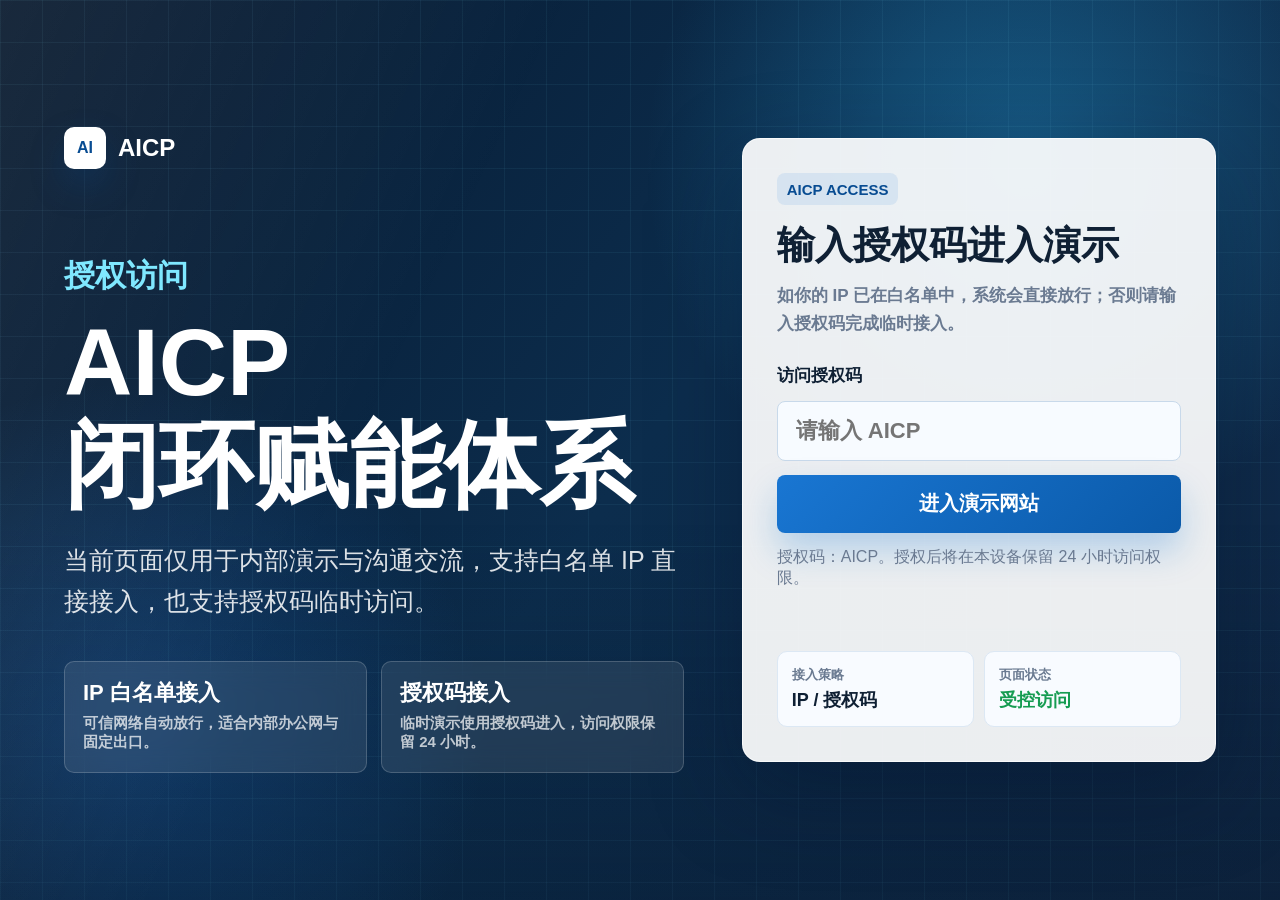
<file: website/auth.html>
<!doctype html>
<html lang="zh-CN">
  <head>
    <meta charset="UTF-8" />
    <meta name="viewport" content="width=device-width, initial-scale=1.0" />
    <title>AICP 授权访问</title>
    <meta name="robots" content="noindex,nofollow" />
    <style>
      :root {
        color-scheme: light;
        --ink: #0f2034;
        --muted: #6a7a91;
        --line: rgba(140, 198, 255, 0.24);
        --blue: #1976d2;
        --blue-deep: #084c92;
        --cyan: #7fe8ff;
        --green: #43d17d;
        --panel: rgba(255, 255, 255, 0.92);
        --shadow: 0 30px 90px rgba(3, 19, 42, 0.34);
      }

      * {
        box-sizing: border-box;
      }

      body {
        margin: 0;
        min-height: 100vh;
        font-family:
          Inter, "PingFang SC", "Microsoft YaHei", "Helvetica Neue", Arial, sans-serif;
        color: var(--ink);
        background:
          linear-gradient(rgba(127, 232, 255, 0.06) 1px, transparent 1px),
          linear-gradient(90deg, rgba(127, 232, 255, 0.06) 1px, transparent 1px),
          radial-gradient(circle at 80% 18%, rgba(40, 171, 232, 0.36), transparent 30%),
          radial-gradient(circle at 10% 82%, rgba(39, 122, 216, 0.32), transparent 26%),
          linear-gradient(125deg, #06172c 0%, #0c2d4d 50%, #102846 100%),
          #102846;
        background-size:
          42px 42px,
          42px 42px,
          auto,
          auto,
          auto;
        overflow-x: hidden;
      }

      body::before {
        position: fixed;
        inset: 0;
        pointer-events: none;
        content: "";
        background:
          linear-gradient(115deg, rgba(255, 255, 255, 0.08), transparent 34%),
          linear-gradient(0deg, rgba(3, 15, 30, 0.26), transparent 42%);
      }

      main {
        display: grid;
        min-height: 100vh;
        grid-template-columns: minmax(0, 1.02fr) minmax(360px, 0.78fr);
        align-items: center;
        gap: clamp(26px, 4.5vw, 72px);
        padding: clamp(24px, 5vw, 72px);
        position: relative;
        z-index: 1;
      }

      .hero-copy {
        color: #fff;
      }

      .brand {
        display: inline-flex;
        align-items: center;
        gap: 12px;
        margin-bottom: clamp(44px, 7vw, 86px);
        font-size: 24px;
        font-weight: 900;
      }

      .brand-mark {
        display: inline-grid;
        width: 42px;
        height: 42px;
        place-items: center;
        border-radius: 10px;
        color: var(--blue-deep);
        background: #fff;
        font-size: 16px;
        box-shadow: 0 16px 34px rgba(10, 72, 136, 0.28);
      }

      .eyebrow {
        margin: 0 0 14px;
        color: var(--cyan);
        font-size: clamp(22px, 2.4vw, 32px);
        font-weight: 900;
      }

      h1 {
        margin: 0;
        max-width: 720px;
        color: #fff;
        font-size: clamp(52px, 7.4vw, 104px);
        line-height: 1.08;
        letter-spacing: 0;
      }

      h1 span {
        display: block;
      }

      .copy {
        max-width: 680px;
        margin: 24px 0 0;
        color: rgba(255, 255, 255, 0.86);
        font-size: clamp(19px, 2vw, 25px);
        line-height: 1.65;
      }

      .access-list {
        display: grid;
        grid-template-columns: repeat(2, minmax(0, 1fr));
        gap: 14px;
        max-width: 700px;
        margin-top: 38px;
      }

      .access-item {
        min-height: 112px;
        padding: 18px;
        border: 1px solid rgba(255, 255, 255, 0.18);
        border-radius: 10px;
        color: #fff;
        background: rgba(255, 255, 255, 0.09);
        backdrop-filter: blur(14px);
      }

      .access-item strong {
        display: block;
        margin-bottom: 8px;
        font-size: 22px;
        line-height: 1.2;
      }

      .access-item span {
        color: rgba(255, 255, 255, 0.72);
        font-size: 15px;
        font-weight: 700;
      }

      .auth-card {
        width: min(520px, 100%);
        justify-self: end;
        padding: clamp(22px, 3vw, 34px);
        border: 1px solid rgba(255, 255, 255, 0.72);
        border-radius: 18px;
        background: var(--panel);
        box-shadow: var(--shadow);
      }

      .card-label {
        display: inline-flex;
        align-items: center;
        min-height: 32px;
        padding: 4px 10px;
        border-radius: 8px;
        color: var(--blue-deep);
        background: rgba(25, 118, 210, 0.1);
        font-size: 15px;
        font-weight: 900;
      }

      .auth-card h2 {
        margin: 18px 0 0;
        font-size: clamp(28px, 3vw, 42px);
        line-height: 1.15;
        letter-spacing: 0;
      }

      .card-copy {
        margin: 14px 0 0;
        color: var(--muted);
        font-size: 17px;
        font-weight: 700;
        line-height: 1.65;
      }

      form {
        display: grid;
        gap: 14px;
        margin-top: 26px;
      }

      label {
        color: var(--ink);
        font-size: 17px;
        font-weight: 900;
      }

      input {
        width: 100%;
        min-height: 60px;
        border: 1px solid #c8d9ea;
        border-radius: 8px;
        padding: 0 18px;
        color: var(--ink);
        background: #f7fbff;
        font-size: 22px;
        font-weight: 800;
        outline: none;
      }

      input:focus {
        border-color: var(--cyan);
        box-shadow: 0 0 0 4px rgba(127, 232, 255, 0.15);
      }

      button {
        min-height: 58px;
        border: 0;
        border-radius: 8px;
        color: #fff;
        background: linear-gradient(135deg, var(--blue), #0b5aa9);
        box-shadow: 0 18px 34px rgba(25, 118, 210, 0.26);
        font-size: 20px;
        font-weight: 900;
        cursor: pointer;
      }

      button:active {
        transform: translateY(1px);
      }

      .hint,
      .error {
        min-height: 26px;
        margin: 0;
        font-size: 16px;
      }

      .hint {
        color: var(--muted);
      }

      .error {
        color: #c8292d;
        font-weight: 800;
      }

      .status-row {
        display: grid;
        grid-template-columns: repeat(2, minmax(0, 1fr));
        gap: 10px;
        margin-top: 22px;
      }

      .status {
        padding: 14px;
        border: 1px solid #dce8f4;
        border-radius: 10px;
        background: #f8fbff;
      }

      .status span {
        display: block;
        color: var(--muted);
        font-size: 13px;
        font-weight: 800;
      }

      .status strong {
        display: block;
        margin-top: 4px;
        color: var(--ink);
        font-size: 18px;
      }

      .status strong.ok {
        color: #169c52;
      }

      @media (max-width: 980px) {
        main {
          grid-template-columns: 1fr;
          align-items: start;
          gap: 26px;
        }

        .brand {
          margin-bottom: 40px;
        }

        .auth-card {
          justify-self: start;
        }
      }

      @media (max-width: 640px) {
        main {
          padding: 22px;
        }

        .access-list,
        .status-row {
          grid-template-columns: 1fr;
        }

        .auth-card {
          padding: 18px;
        }
      }
    </style>
  </head>
  <body>
    <main>
      <section class="hero-copy" aria-labelledby="auth-title">
        <div class="brand" aria-label="AICP">
          <span class="brand-mark">AI</span>
          <span>AICP</span>
        </div>
        <p class="eyebrow">授权访问</p>
        <h1 id="auth-title">
          <span>AICP</span>
          <span>闭环赋能体系</span>
        </h1>
        <p class="copy">当前页面仅用于内部演示与沟通交流，支持白名单 IP 直接接入，也支持授权码临时访问。</p>
        <div class="access-list" aria-label="接入方式">
          <div class="access-item">
            <strong>IP 白名单接入</strong>
            <span>可信网络自动放行，适合内部办公网与固定出口。</span>
          </div>
          <div class="access-item">
            <strong>授权码接入</strong>
            <span>临时演示使用授权码进入，访问权限保留 24 小时。</span>
          </div>
        </div>
      </section>

      <section class="auth-card" aria-label="授权码登录">
        <span class="card-label">AICP ACCESS</span>
        <h2>输入授权码进入演示</h2>
        <p class="card-copy">如你的 IP 已在白名单中，系统会直接放行；否则请输入授权码完成临时接入。</p>
        <form id="auth-form" autocomplete="off">
          <label for="access-code">访问授权码</label>
          <input id="access-code" name="access-code" type="password" inputmode="text" placeholder="请输入 AICP" required />
          <button type="submit">进入演示网站</button>
          <p class="hint">授权码：AICP。授权后将在本设备保留 24 小时访问权限。</p>
          <p class="error" id="auth-error" role="status" aria-live="polite"></p>
        </form>
        <div class="status-row" aria-label="访问状态">
          <div class="status">
            <span>接入策略</span>
            <strong>IP / 授权码</strong>
          </div>
          <div class="status">
            <span>页面状态</span>
            <strong class="ok">受控访问</strong>
          </div>
        </div>
      </section>
    </main>

    <script>
      const form = document.querySelector("#auth-form");
      const input = document.querySelector("#access-code");
      const error = document.querySelector("#auth-error");
      const accessToken = "aicp_20260427_authorized_access";

      form.addEventListener("submit", (event) => {
        event.preventDefault();
        error.textContent = "";
        const code = input.value.trim().toUpperCase();

        if (code !== "AICP") {
          error.textContent = "授权码不正确，请确认后重新输入。";
          input.select();
          return;
        }

        document.cookie = `aicp_access=${accessToken}; Max-Age=86400; Path=/aicp/; SameSite=Lax`;
        window.location.href = "/aicp/?v=authorized-20260427";
      });
    </script>
  </body>
</html>
</file>
